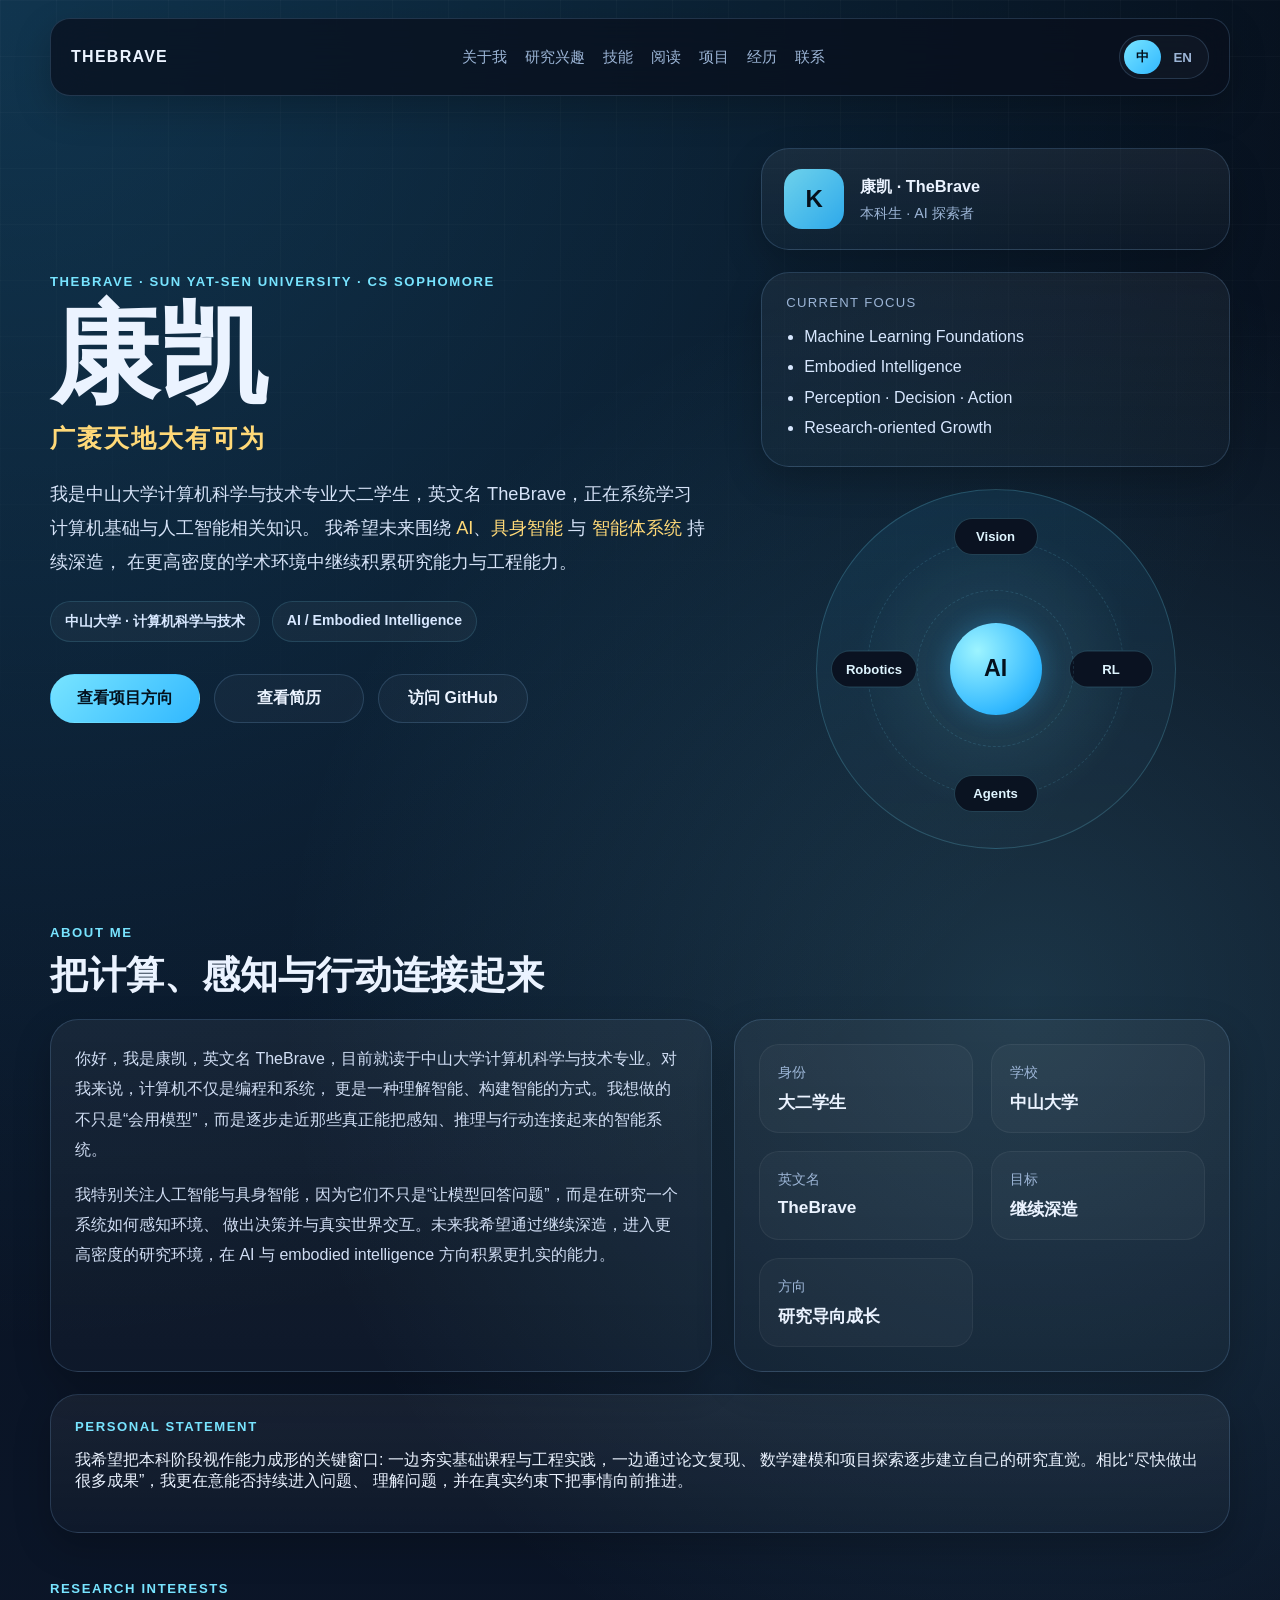
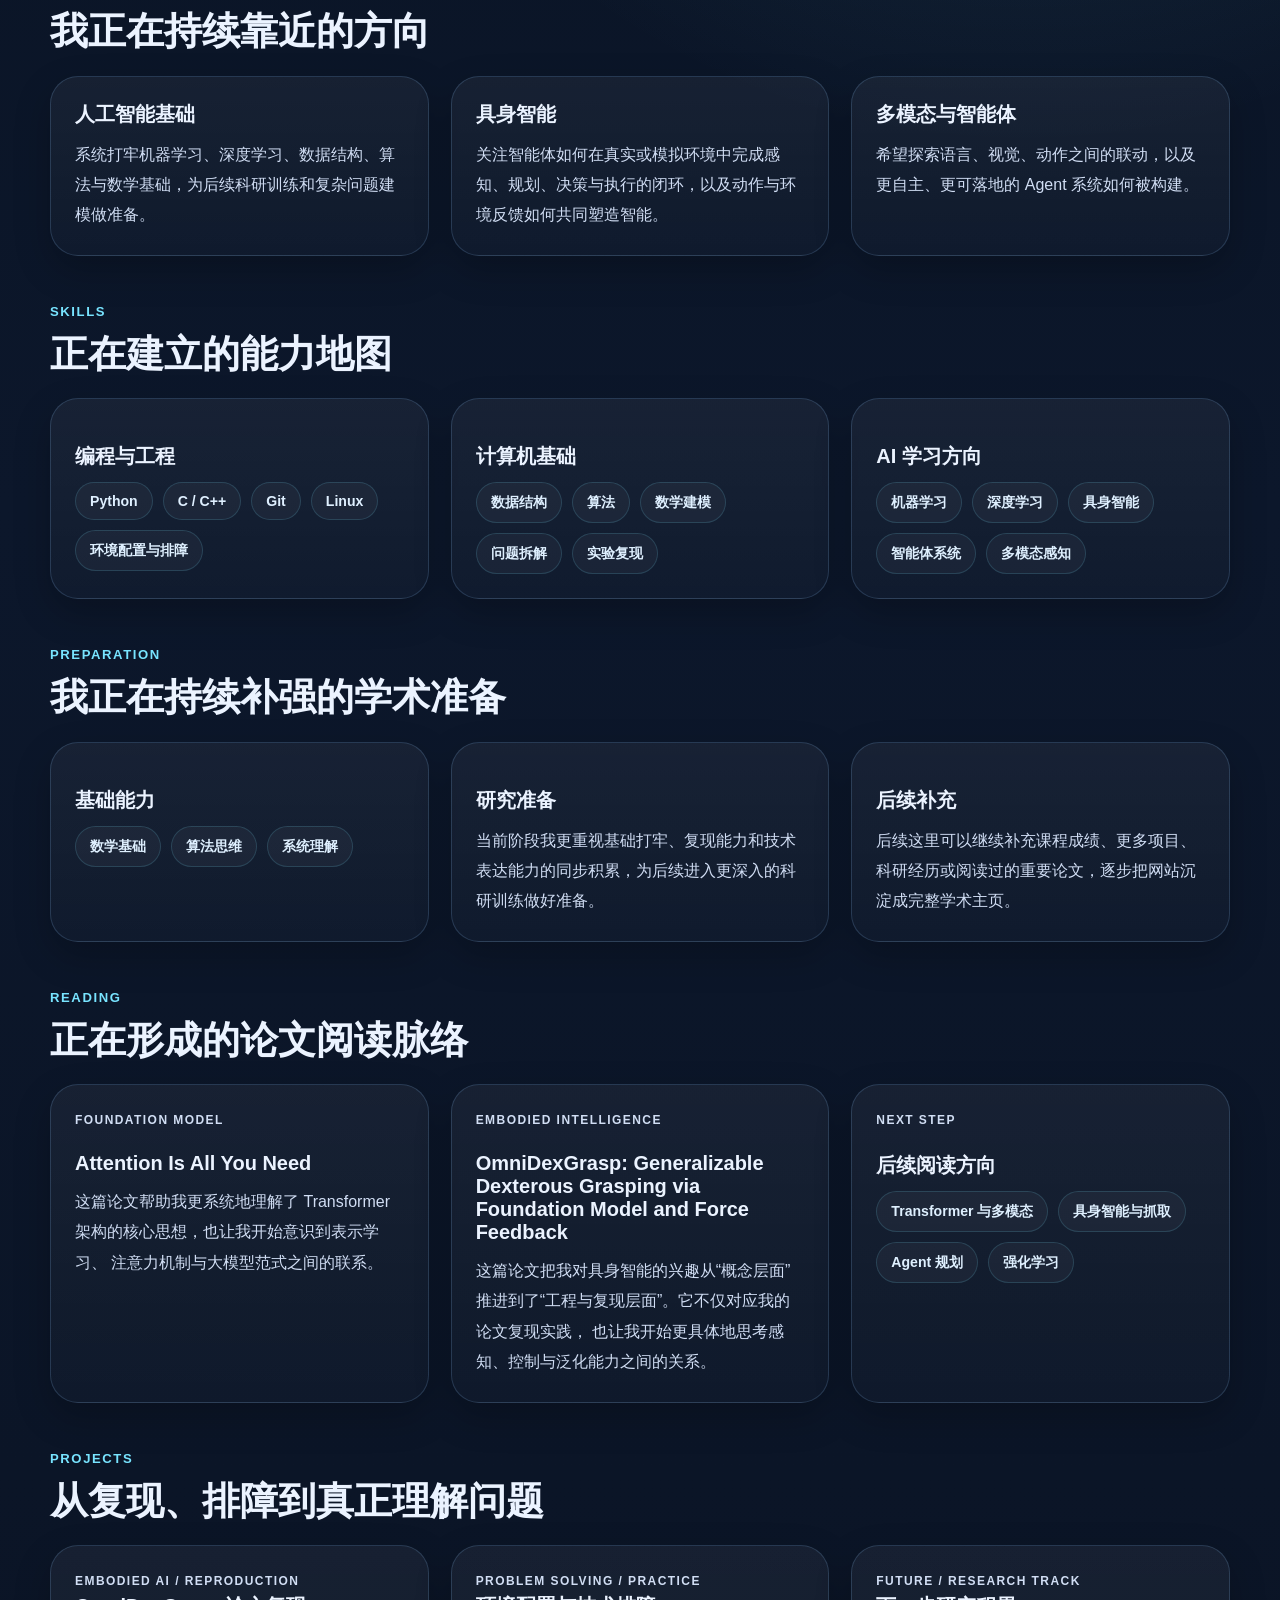
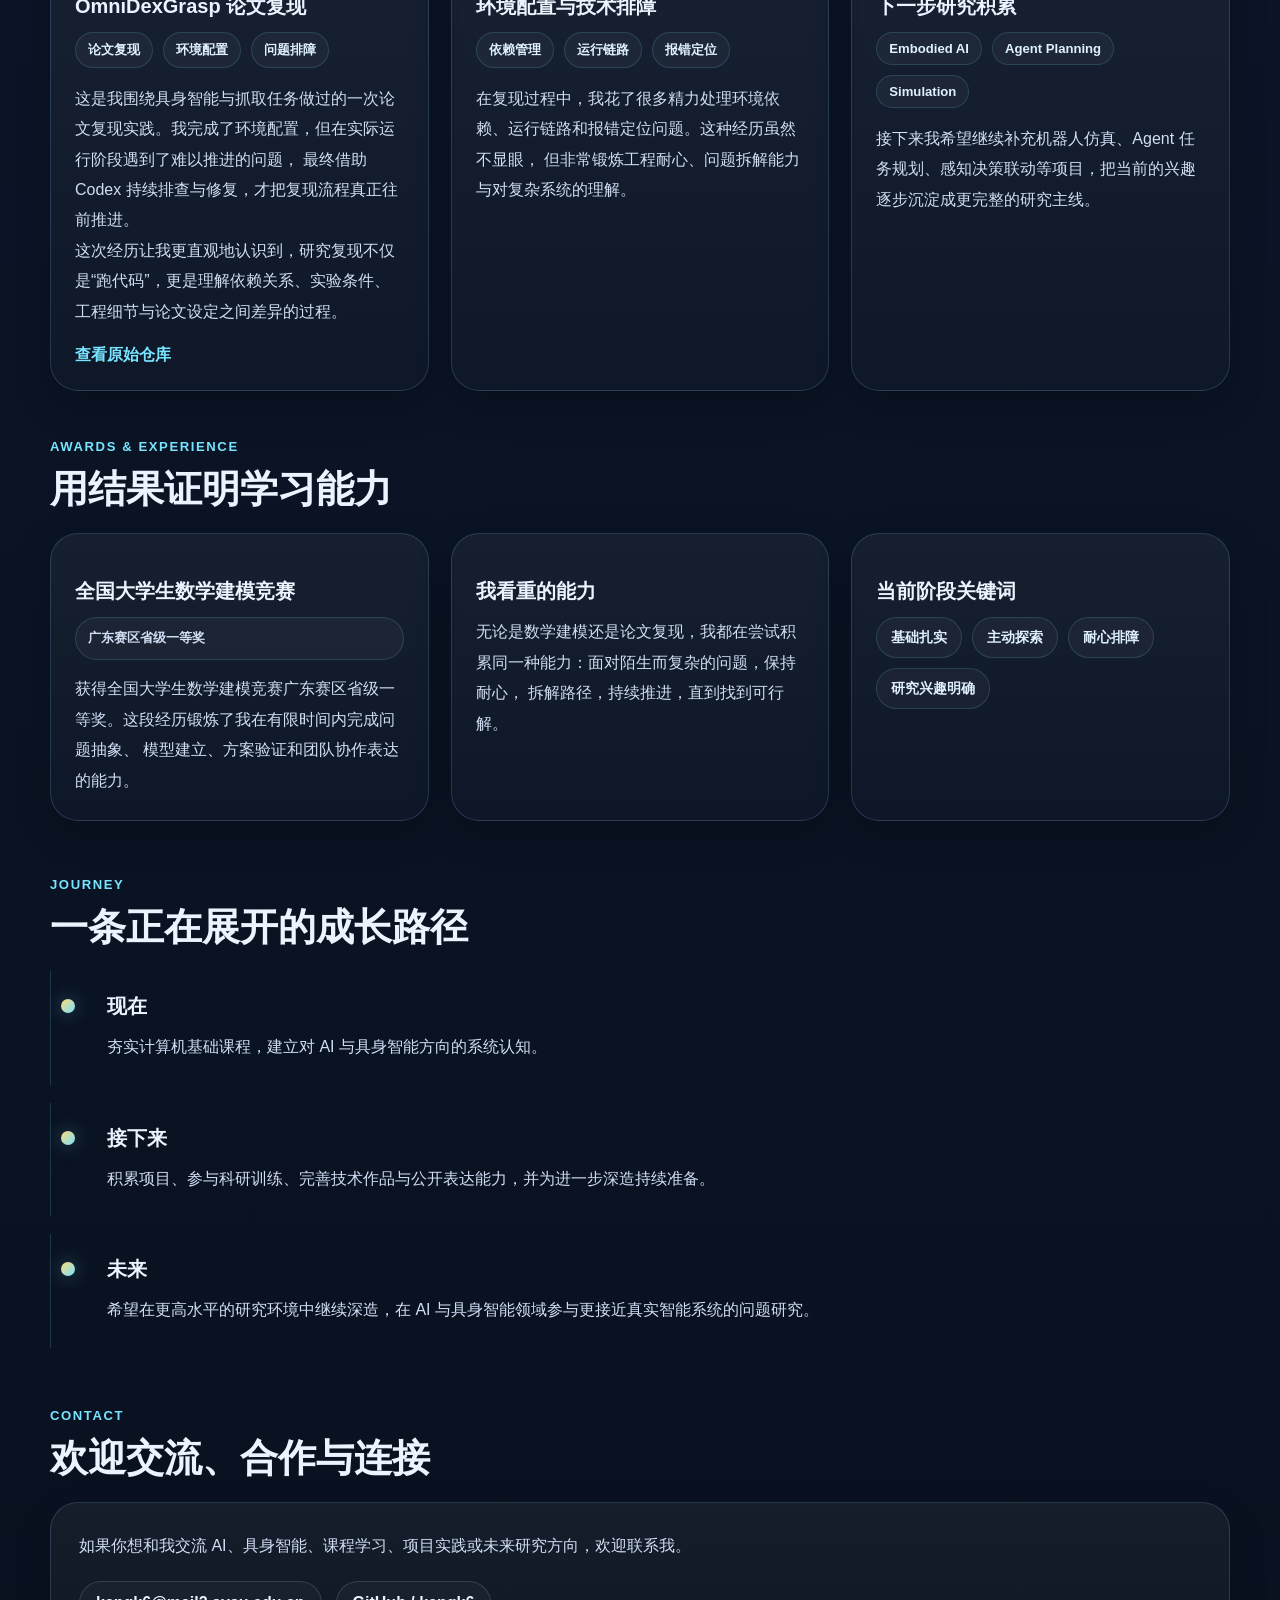
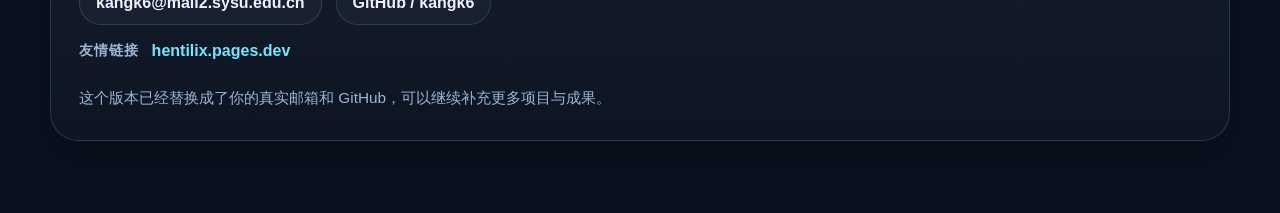
<file: index.html>
<!DOCTYPE html>
<html lang="zh-CN">
  <head>
    <meta charset="UTF-8" />
    <meta name="viewport" content="width=device-width, initial-scale=1.0" />
    <title>康凯 TheBrave | Personal Website</title>
    <meta
      name="description"
      content="Kang Kai (TheBrave), a Computer Science sophomore at Sun Yat-sen University, focused on AI, embodied intelligence, and intelligent systems."
    />
    <link rel="stylesheet" href="./styles.css" />
  </head>
  <body data-lang="zh">
    <div class="page-shell">
      <header class="site-header">
        <a class="brand" href="#top">TheBrave</a>
        <nav class="site-nav">
          <a href="#about"><span data-lang-zh>关于我</span><span data-lang-en>About</span></a>
          <a href="#focus"><span data-lang-zh>研究兴趣</span><span data-lang-en>Research</span></a>
          <a href="#skills"><span data-lang-zh>技能</span><span data-lang-en>Skills</span></a>
          <a href="#reading"><span data-lang-zh>阅读</span><span data-lang-en>Reading</span></a>
          <a href="#projects"><span data-lang-zh>项目</span><span data-lang-en>Projects</span></a>
          <a href="#awards"><span data-lang-zh>经历</span><span data-lang-en>Experience</span></a>
          <a href="#contact"><span data-lang-zh>联系</span><span data-lang-en>Contact</span></a>
        </nav>
        <div class="toolbar">
          <div class="lang-toggle" aria-label="Language switch">
            <button class="lang-button is-active" type="button" data-set-lang="zh">中</button>
            <button class="lang-button" type="button" data-set-lang="en">EN</button>
          </div>
        </div>
      </header>

      <main id="top">
        <section class="hero">
          <div class="hero-copy">
            <p class="eyebrow">TheBrave · Sun Yat-sen University · CS Sophomore</p>
            <h1>康凯</h1>
            <p class="hero-title-cn" data-lang-zh>广袤天地大有可为</p>
            <p class="hero-title-cn" data-lang-en>There is vast space ahead, and much worth doing.</p>
            <p class="hero-lead" data-lang-zh>
              我是中山大学计算机科学与技术专业大二学生，英文名 TheBrave，正在系统学习计算机基础与人工智能相关知识。
              我希望未来围绕 <span>AI</span>、<span>具身智能</span> 与 <span>智能体系统</span> 持续深造，
              在更高密度的学术环境中继续积累研究能力与工程能力。
            </p>
            <p class="hero-lead" data-lang-en>
              I am a sophomore majoring in Computer Science and Technology at Sun Yat-sen University, also known as TheBrave.
              I am building a solid foundation in computing and AI, and I hope to pursue deeper study in
              <span>AI</span>, <span>embodied intelligence</span>, and <span>agent systems</span> within a stronger research environment.
            </p>
            <div class="hero-meta">
              <span data-lang-zh>中山大学 · 计算机科学与技术</span>
              <span data-lang-en>Sun Yat-sen University · Computer Science</span>
              <span>AI / Embodied Intelligence</span>
            </div>
            <div class="hero-actions">
              <a class="button button-primary" href="#projects"><span data-lang-zh>查看项目方向</span><span data-lang-en>View Projects</span></a>
              <a class="button button-secondary" href="./resume.html" target="_blank" rel="noreferrer"><span data-lang-zh>查看简历</span><span data-lang-en>Open Resume</span></a>
              <a class="button button-secondary" href="https://github.com/kangk6" target="_blank" rel="noreferrer"><span data-lang-zh>访问 GitHub</span><span data-lang-en>Visit GitHub</span></a>
            </div>
          </div>
          <aside class="hero-panel">
            <div class="identity-card">
              <div class="identity-avatar">K</div>
              <div class="identity-copy">
                <p class="identity-name">康凯 · TheBrave</p>
                <p class="identity-role" data-lang-zh>本科生 · AI 探索者</p>
                <p class="identity-role" data-lang-en>Undergraduate Student · AI Explorer</p>
              </div>
            </div>
            <div class="signal-card">
              <p class="signal-label">Current Focus</p>
              <ul>
                <li>Machine Learning Foundations</li>
                <li>Embodied Intelligence</li>
                <li>Perception · Decision · Action</li>
                <li>Research-oriented Growth</li>
              </ul>
            </div>
            <div class="orbit">
              <span class="orbit-core">AI</span>
              <span class="orbit-node orbit-node-1">Vision</span>
              <span class="orbit-node orbit-node-2">RL</span>
              <span class="orbit-node orbit-node-3">Agents</span>
              <span class="orbit-node orbit-node-4">Robotics</span>
            </div>
          </aside>
        </section>

        <section class="section" id="about">
          <div class="section-heading">
            <p class="eyebrow">About Me</p>
            <h2 data-lang-zh>把计算、感知与行动连接起来</h2>
            <h2 data-lang-en>Connecting computation, perception, and action.</h2>
          </div>
          <div class="about-grid">
            <article class="card">
              <p data-lang-zh>
                你好，我是康凯，英文名 TheBrave，目前就读于中山大学计算机科学与技术专业。对我来说，计算机不仅是编程和系统，
                更是一种理解智能、构建智能的方式。我想做的不只是“会用模型”，而是逐步走近那些真正能把感知、推理与行动连接起来的智能系统。
              </p>
              <p data-lang-en>
                Hello, I am Kang Kai, also known as TheBrave, currently studying Computer Science and Technology at Sun Yat-sen University.
                To me, computing is not only about programming and systems, but also a way to understand and build intelligence.
                I want to move beyond simply using models and get closer to systems that truly connect perception, reasoning, and action.
              </p>
              <p data-lang-zh>
                我特别关注人工智能与具身智能，因为它们不只是“让模型回答问题”，而是在研究一个系统如何感知环境、
                做出决策并与真实世界交互。未来我希望通过继续深造，进入更高密度的研究环境，在 AI 与 embodied intelligence 方向积累更扎实的能力。
              </p>
              <p data-lang-en>
                I am especially interested in AI and embodied intelligence because they are not only about generating answers,
                but about how a system perceives the world, makes decisions, and interacts with real environments.
                In the future, I hope to continue my studies in a stronger research setting and build deeper capability in AI and embodied intelligence.
              </p>
            </article>
            <article class="card stats-card">
              <div>
                <span data-lang-zh>身份</span>
                <span data-lang-en>Status</span>
                <strong data-lang-zh>大二学生</strong>
                <strong data-lang-en>Sophomore</strong>
              </div>
              <div>
                <span data-lang-zh>学校</span>
                <span data-lang-en>University</span>
                <strong data-lang-zh>中山大学</strong>
                <strong data-lang-en>Sun Yat-sen University</strong>
              </div>
              <div>
                <span data-lang-zh>英文名</span>
                <span data-lang-en>English Name</span>
                <strong>TheBrave</strong>
              </div>
              <div>
                <span data-lang-zh>目标</span>
                <span data-lang-en>Goal</span>
                <strong data-lang-zh>继续深造</strong>
                <strong data-lang-en>Further Study</strong>
              </div>
              <div>
                <span data-lang-zh>方向</span>
                <span data-lang-en>Orientation</span>
                <strong data-lang-zh>研究导向成长</strong>
                <strong data-lang-en>Research-oriented Growth</strong>
              </div>
            </article>
          </div>
          <div class="statement-card">
            <p class="statement-label">Personal Statement</p>
            <p data-lang-zh>
              我希望把本科阶段视作能力成形的关键窗口: 一边夯实基础课程与工程实践，一边通过论文复现、
              数学建模和项目探索逐步建立自己的研究直觉。相比“尽快做出很多成果”，我更在意能否持续进入问题、
              理解问题，并在真实约束下把事情向前推进。
            </p>
            <p data-lang-en>
              I see my undergraduate years as a key stage for shaping my abilities:
              strengthening fundamentals and engineering practice while building research intuition through paper reproduction,
              mathematical modeling, and project exploration. Rather than chasing fast results, I care more about entering a problem,
              understanding it well, and pushing it forward under real constraints.
            </p>
          </div>
        </section>

        <section class="section" id="focus">
          <div class="section-heading">
            <p class="eyebrow">Research Interests</p>
            <h2 data-lang-zh>我正在持续靠近的方向</h2>
            <h2 data-lang-en>Directions I am steadily moving toward.</h2>
          </div>
          <div class="focus-grid">
            <article class="card focus-card">
              <h3 data-lang-zh>人工智能基础</h3>
              <h3 data-lang-en>AI Foundations</h3>
              <p data-lang-zh>系统打牢机器学习、深度学习、数据结构、算法与数学基础，为后续科研训练和复杂问题建模做准备。</p>
              <p data-lang-en>Building a strong base in machine learning, deep learning, algorithms, and mathematics for future research training and complex problem modeling.</p>
            </article>
            <article class="card focus-card">
              <h3 data-lang-zh>具身智能</h3>
              <h3 data-lang-en>Embodied Intelligence</h3>
              <p data-lang-zh>关注智能体如何在真实或模拟环境中完成感知、规划、决策与执行的闭环，以及动作与环境反馈如何共同塑造智能。</p>
              <p data-lang-en>Interested in how agents form a full loop of perception, planning, decision-making, and execution in real or simulated environments.</p>
            </article>
            <article class="card focus-card">
              <h3 data-lang-zh>多模态与智能体</h3>
              <h3 data-lang-en>Multimodality and Agents</h3>
              <p data-lang-zh>希望探索语言、视觉、动作之间的联动，以及更自主、更可落地的 Agent 系统如何被构建。</p>
              <p data-lang-en>Exploring the link between language, vision, and action, and how more autonomous and practical agent systems can be built.</p>
            </article>
          </div>
        </section>

        <section class="section" id="skills">
          <div class="section-heading">
            <p class="eyebrow">Skills</p>
            <h2 data-lang-zh>正在建立的能力地图</h2>
            <h2 data-lang-en>Capabilities I am building.</h2>
          </div>
          <div class="skills-grid">
            <article class="card skill-card">
              <h3 data-lang-zh>编程与工程</h3>
              <h3 data-lang-en>Programming and Engineering</h3>
              <ul class="tag-list">
                <li>Python</li>
                <li>C / C++</li>
                <li>Git</li>
                <li>Linux</li>
                <li data-lang-zh>环境配置与排障</li>
                <li data-lang-en>Environment Setup & Debugging</li>
              </ul>
            </article>
            <article class="card skill-card">
              <h3 data-lang-zh>计算机基础</h3>
              <h3 data-lang-en>Computer Science Fundamentals</h3>
              <ul class="tag-list">
                <li data-lang-zh>数据结构</li>
                <li data-lang-en>Data Structures</li>
                <li data-lang-zh>算法</li>
                <li data-lang-en>Algorithms</li>
                <li data-lang-zh>数学建模</li>
                <li data-lang-en>Mathematical Modeling</li>
                <li data-lang-zh>问题拆解</li>
                <li data-lang-en>Problem Decomposition</li>
                <li data-lang-zh>实验复现</li>
                <li data-lang-en>Experiment Reproduction</li>
              </ul>
            </article>
            <article class="card skill-card">
              <h3 data-lang-zh>AI 学习方向</h3>
              <h3 data-lang-en>AI Learning Directions</h3>
              <ul class="tag-list">
                <li data-lang-zh>机器学习</li>
                <li data-lang-en>Machine Learning</li>
                <li data-lang-zh>深度学习</li>
                <li data-lang-en>Deep Learning</li>
                <li data-lang-zh>具身智能</li>
                <li data-lang-en>Embodied Intelligence</li>
                <li data-lang-zh>智能体系统</li>
                <li data-lang-en>Agent Systems</li>
                <li data-lang-zh>多模态感知</li>
                <li data-lang-en>Multimodal Perception</li>
              </ul>
            </article>
          </div>
        </section>

        <section class="section" id="coursework">
          <div class="section-heading">
            <p class="eyebrow">Preparation</p>
            <h2 data-lang-zh>我正在持续补强的学术准备</h2>
            <h2 data-lang-en>Academic preparation I am strengthening.</h2>
          </div>
          <div class="coursework-grid">
            <article class="card">
              <h3 data-lang-zh>基础能力</h3>
              <h3 data-lang-en>Core Foundations</h3>
              <ul class="tag-list">
                <li data-lang-zh>数学基础</li>
                <li data-lang-en>Mathematics</li>
                <li data-lang-zh>算法思维</li>
                <li data-lang-en>Algorithmic Thinking</li>
                <li data-lang-zh>系统理解</li>
                <li data-lang-en>System Understanding</li>
              </ul>
            </article>
            <article class="card">
              <h3 data-lang-zh>研究准备</h3>
              <h3 data-lang-en>Research Preparation</h3>
              <p data-lang-zh>
                当前阶段我更重视基础打牢、复现能力和技术表达能力的同步积累，为后续进入更深入的科研训练做好准备。
              </p>
              <p data-lang-en>
                At this stage, I care most about strengthening fundamentals, reproduction ability, and technical communication in parallel,
                so that I will be better prepared for deeper research training.
              </p>
            </article>
            <article class="card">
              <h3 data-lang-zh>后续补充</h3>
              <h3 data-lang-en>Next Additions</h3>
              <p data-lang-zh>
                后续这里可以继续补充课程成绩、更多项目、科研经历或阅读过的重要论文，逐步把网站沉淀成完整学术主页。
              </p>
              <p data-lang-en>
                This section can later be expanded with coursework records, more projects, research experience, or important papers I have studied.
              </p>
            </article>
          </div>
        </section>

        <section class="section" id="reading">
          <div class="section-heading">
            <p class="eyebrow">Reading</p>
            <h2 data-lang-zh>正在形成的论文阅读脉络</h2>
            <h2 data-lang-en>Papers shaping my current interests.</h2>
          </div>
          <div class="reading-grid">
            <article class="card reading-card">
              <p class="project-tag">Foundation Model</p>
              <h3>Attention Is All You Need</h3>
              <p data-lang-zh>
                这篇论文帮助我更系统地理解了 Transformer 架构的核心思想，也让我开始意识到表示学习、
                注意力机制与大模型范式之间的联系。
              </p>
              <p data-lang-en>
                This paper helped me build a clearer understanding of the Transformer architecture and the connection
                between representation learning, attention mechanisms, and modern foundation models.
              </p>
            </article>
            <article class="card reading-card">
              <p class="project-tag">Embodied Intelligence</p>
              <h3>OmniDexGrasp: Generalizable Dexterous Grasping via Foundation Model and Force Feedback</h3>
              <p data-lang-zh>
                这篇论文把我对具身智能的兴趣从“概念层面”推进到了“工程与复现层面”。它不仅对应我的论文复现实践，
                也让我开始更具体地思考感知、控制与泛化能力之间的关系。
              </p>
              <p data-lang-en>
                This paper pushed my interest in embodied intelligence from a conceptual level to an engineering and reproduction level.
                It also made me think more concretely about perception, control, and generalization in real systems.
              </p>
            </article>
            <article class="card reading-card">
              <p class="project-tag">Next Step</p>
              <h3 data-lang-zh>后续阅读方向</h3>
              <h3 data-lang-en>Next Reading Directions</h3>
              <ul class="tag-list">
                <li data-lang-zh>Transformer 与多模态</li>
                <li data-lang-en>Transformers and Multimodality</li>
                <li data-lang-zh>具身智能与抓取</li>
                <li data-lang-en>Embodied Grasping</li>
                <li data-lang-zh>Agent 规划</li>
                <li data-lang-en>Agent Planning</li>
                <li data-lang-zh>强化学习</li>
                <li data-lang-en>Reinforcement Learning</li>
              </ul>
            </article>
          </div>
        </section>

        <section class="section" id="projects">
          <div class="section-heading">
            <p class="eyebrow">Projects</p>
            <h2 data-lang-zh>从复现、排障到真正理解问题</h2>
            <h2 data-lang-en>From reproduction and debugging to real understanding.</h2>
          </div>
          <div class="project-grid">
            <article class="project-card">
              <p class="project-tag">Embodied AI / Reproduction</p>
              <h3 data-lang-zh>OmniDexGrasp 论文复现</h3>
              <h3 data-lang-en>OmniDexGrasp Paper Reproduction</h3>
              <div class="project-meta">
                <span data-lang-zh>论文复现</span>
                <span data-lang-en>Paper Reproduction</span>
                <span data-lang-zh>环境配置</span>
                <span data-lang-en>Environment Setup</span>
                <span data-lang-zh>问题排障</span>
                <span data-lang-en>Debugging</span>
              </div>
              <p data-lang-zh>
                这是我围绕具身智能与抓取任务做过的一次论文复现实践。我完成了环境配置，但在实际运行阶段遇到了难以推进的问题，
                最终借助 Codex 持续排查与修复，才把复现流程真正往前推进。
              </p>
              <p data-lang-en>
                This was a paper reproduction practice around embodied intelligence and grasping tasks.
                I completed the environment setup, but ran into stubborn runtime issues and pushed the workflow forward through repeated debugging with Codex.
              </p>
              <p data-lang-zh>
                这次经历让我更直观地认识到，研究复现不仅是“跑代码”，更是理解依赖关系、实验条件、工程细节与论文设定之间差异的过程。
              </p>
              <p data-lang-en>
                This experience made me realize that research reproduction is not just about running code,
                but about understanding dependencies, experimental conditions, engineering details, and the gap between paper settings and real execution.
              </p>
              <a class="inline-link" href="https://github.com/ZhexiLuo/omni-dex-grasp/" target="_blank" rel="noreferrer"><span data-lang-zh>查看原始仓库</span><span data-lang-en>View Original Repository</span></a>
            </article>
            <article class="project-card">
              <p class="project-tag">Problem Solving / Practice</p>
              <h3 data-lang-zh>环境配置与技术排障</h3>
              <h3 data-lang-en>Environment Setup and Technical Troubleshooting</h3>
              <div class="project-meta">
                <span data-lang-zh>依赖管理</span>
                <span data-lang-en>Dependency Management</span>
                <span data-lang-zh>运行链路</span>
                <span data-lang-en>Execution Pipeline</span>
                <span data-lang-zh>报错定位</span>
                <span data-lang-en>Error Localization</span>
              </div>
              <p data-lang-zh>
                在复现过程中，我花了很多精力处理环境依赖、运行链路和报错定位问题。这种经历虽然不显眼，
                但非常锻炼工程耐心、问题拆解能力与对复杂系统的理解。
              </p>
              <p data-lang-en>
                During the reproduction process, I spent substantial time resolving dependency issues, tracing execution flow,
                and locating runtime errors. Though less visible than model results, this work trained my patience and systems thinking.
              </p>
            </article>
            <article class="project-card">
              <p class="project-tag">Future / Research Track</p>
              <h3 data-lang-zh>下一步研究积累</h3>
              <h3 data-lang-en>Next Research-Oriented Steps</h3>
              <div class="project-meta">
                <span>Embodied AI</span>
                <span>Agent Planning</span>
                <span>Simulation</span>
              </div>
              <p data-lang-zh>
                接下来我希望继续补充机器人仿真、Agent 任务规划、感知决策联动等项目，把当前的兴趣逐步沉淀成更完整的研究主线。
              </p>
              <p data-lang-en>
                Going forward, I hope to add work in robot simulation, agent planning, and perception-decision coupling,
                turning current interests into a clearer long-term research track.
              </p>
            </article>
          </div>
        </section>

        <section class="section" id="awards">
          <div class="section-heading">
            <p class="eyebrow">Awards & Experience</p>
            <h2 data-lang-zh>用结果证明学习能力</h2>
            <h2 data-lang-en>Learning ability shown through results.</h2>
          </div>
          <div class="awards-grid">
            <article class="card award-card">
              <h3 data-lang-zh>全国大学生数学建模竞赛</h3>
              <h3 data-lang-en>National Undergraduate Mathematical Contest in Modeling</h3>
              <p class="award-badge" data-lang-zh>广东赛区省级一等奖</p>
              <p class="award-badge" data-lang-en>Provincial First Prize, Guangdong Division</p>
              <p data-lang-zh>
                获得全国大学生数学建模竞赛广东赛区省级一等奖。这段经历锻炼了我在有限时间内完成问题抽象、
                模型建立、方案验证和团队协作表达的能力。
              </p>
              <p data-lang-en>
                I received the Provincial First Prize in the Guangdong Division.
                This experience strengthened my ability to abstract problems, build models, verify solutions, and collaborate under time pressure.
              </p>
            </article>
            <article class="card award-card">
              <h3 data-lang-zh>我看重的能力</h3>
              <h3 data-lang-en>Capabilities I Value</h3>
              <p data-lang-zh>
                无论是数学建模还是论文复现，我都在尝试积累同一种能力：面对陌生而复杂的问题，保持耐心，
                拆解路径，持续推进，直到找到可行解。
              </p>
              <p data-lang-en>
                Whether in mathematical modeling or paper reproduction, I am training the same ability:
                staying patient with unfamiliar and complex problems, decomposing them, and steadily moving toward workable solutions.
              </p>
            </article>
            <article class="card award-card">
              <h3 data-lang-zh>当前阶段关键词</h3>
              <h3 data-lang-en>Current Keywords</h3>
              <ul class="tag-list">
                <li data-lang-zh>基础扎实</li>
                <li data-lang-en>Solid Foundations</li>
                <li data-lang-zh>主动探索</li>
                <li data-lang-en>Active Exploration</li>
                <li data-lang-zh>耐心排障</li>
                <li data-lang-en>Patient Debugging</li>
                <li data-lang-zh>研究兴趣明确</li>
                <li data-lang-en>Clear Research Interest</li>
              </ul>
            </article>
          </div>
        </section>

        <section class="section timeline-section">
          <div class="section-heading">
            <p class="eyebrow">Journey</p>
            <h2 data-lang-zh>一条正在展开的成长路径</h2>
            <h2 data-lang-en>An academic path still unfolding.</h2>
          </div>
          <div class="timeline">
            <article class="timeline-item">
              <span class="timeline-dot"></span>
              <div>
                <h3 data-lang-zh>现在</h3>
                <h3 data-lang-en>Now</h3>
                <p data-lang-zh>夯实计算机基础课程，建立对 AI 与具身智能方向的系统认知。</p>
                <p data-lang-en>Strengthening core computer science coursework and forming a systematic understanding of AI and embodied intelligence.</p>
              </div>
            </article>
            <article class="timeline-item">
              <span class="timeline-dot"></span>
              <div>
                <h3 data-lang-zh>接下来</h3>
                <h3 data-lang-en>Next</h3>
                <p data-lang-zh>积累项目、参与科研训练、完善技术作品与公开表达能力，并为进一步深造持续准备。</p>
                <p data-lang-en>Building more projects, joining research training, and improving technical communication while preparing for further study.</p>
              </div>
            </article>
            <article class="timeline-item">
              <span class="timeline-dot"></span>
              <div>
                <h3 data-lang-zh>未来</h3>
                <h3 data-lang-en>Future</h3>
                <p data-lang-zh>希望在更高水平的研究环境中继续深造，在 AI 与具身智能领域参与更接近真实智能系统的问题研究。</p>
                <p data-lang-en>Hoping to continue in a stronger research environment and work on questions in AI and embodied intelligence that are closer to real intelligent systems.</p>
              </div>
            </article>
          </div>
        </section>

        <section class="section contact-section" id="contact">
          <div class="section-heading">
            <p class="eyebrow">Contact</p>
            <h2 data-lang-zh>欢迎交流、合作与连接</h2>
            <h2 data-lang-en>Open to connection, conversation, and collaboration.</h2>
          </div>
          <div class="contact-card">
            <p data-lang-zh>
              如果你想和我交流 AI、具身智能、课程学习、项目实践或未来研究方向，欢迎联系我。
            </p>
            <p data-lang-en>
              If you would like to discuss AI, embodied intelligence, coursework, project practice, or future research directions, feel free to reach out.
            </p>
            <div class="contact-links">
              <a href="mailto:kangk6@mail2.sysu.edu.cn">kangk6@mail2.sysu.edu.cn</a>
              <a href="https://github.com/kangk6" target="_blank" rel="noreferrer">GitHub / kangk6</a>
            </div>
            <div class="friend-links">
              <p class="friend-links-label">
                <span data-lang-zh>友情链接</span>
                <span data-lang-en>Friends</span>
              </p>
              <a href="https://hentilix.pages.dev/" target="_blank" rel="noreferrer">hentilix.pages.dev</a>
            </div>
            <p class="contact-note" data-lang-zh>这个版本已经替换成了你的真实邮箱和 GitHub，可以继续补充更多项目与成果。</p>
            <p class="contact-note" data-lang-en>This version already uses your real email and GitHub link, and can be expanded with more projects and achievements over time.</p>
          </div>
        </section>
      </main>
    </div>

    <script src="./script.js"></script>
  </body>
</html>
</file>
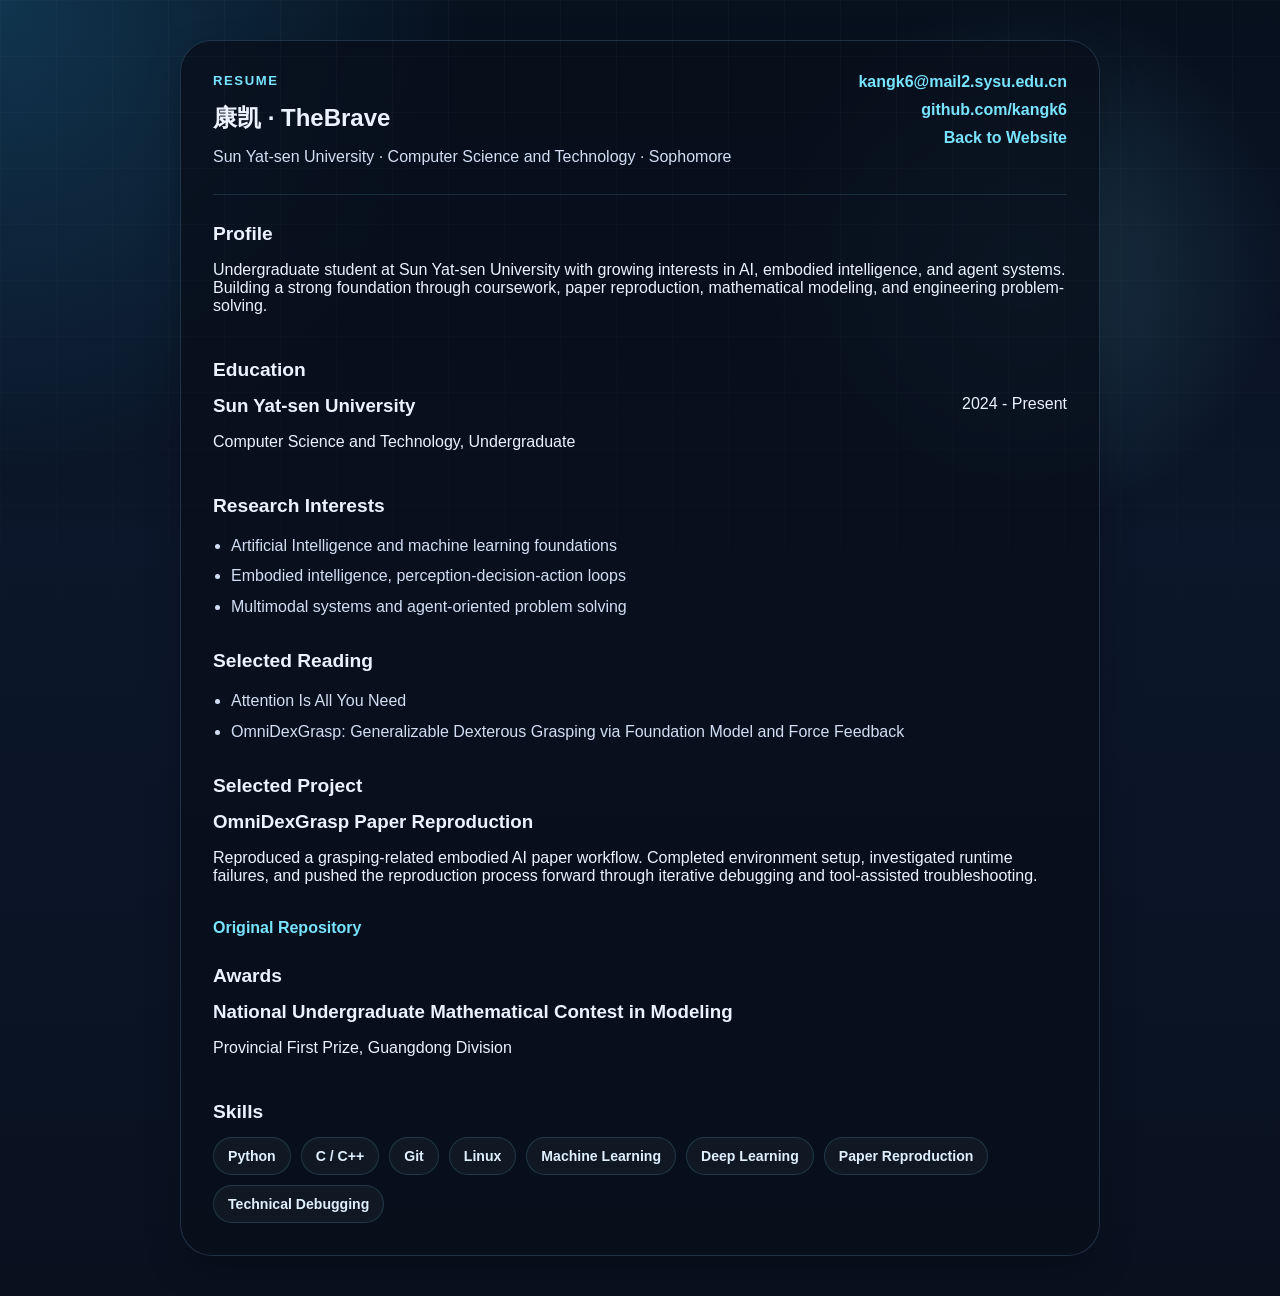
<file: resume.html>
<!DOCTYPE html>
<html lang="zh-CN">
  <head>
    <meta charset="UTF-8" />
    <meta name="viewport" content="width=device-width, initial-scale=1.0" />
    <title>康凯 TheBrave | Resume</title>
    <link rel="stylesheet" href="./styles.css" />
  </head>
  <body class="resume-body">
    <main class="resume-shell">
      <section class="resume-header">
        <div>
          <p class="eyebrow">Resume</p>
          <h1>康凯 · TheBrave</h1>
          <p class="resume-subtitle">Sun Yat-sen University · Computer Science and Technology · Sophomore</p>
        </div>
        <div class="resume-links">
          <a href="mailto:kangk6@mail2.sysu.edu.cn">kangk6@mail2.sysu.edu.cn</a>
          <a href="https://github.com/kangk6" target="_blank" rel="noreferrer">github.com/kangk6</a>
          <a href="./index.html">Back to Website</a>
        </div>
      </section>

      <section class="resume-section">
        <h2>Profile</h2>
        <p>
          Undergraduate student at Sun Yat-sen University with growing interests in AI, embodied intelligence,
          and agent systems. Building a strong foundation through coursework, paper reproduction, mathematical modeling,
          and engineering problem-solving.
        </p>
      </section>

      <section class="resume-section">
        <h2>Education</h2>
        <div class="resume-item">
          <div>
            <h3>Sun Yat-sen University</h3>
            <p>Computer Science and Technology, Undergraduate</p>
          </div>
          <span>2024 - Present</span>
        </div>
      </section>

      <section class="resume-section">
        <h2>Research Interests</h2>
        <ul class="resume-list">
          <li>Artificial Intelligence and machine learning foundations</li>
          <li>Embodied intelligence, perception-decision-action loops</li>
          <li>Multimodal systems and agent-oriented problem solving</li>
        </ul>
      </section>

      <section class="resume-section">
        <h2>Selected Reading</h2>
        <ul class="resume-list">
          <li>Attention Is All You Need</li>
          <li>OmniDexGrasp: Generalizable Dexterous Grasping via Foundation Model and Force Feedback</li>
        </ul>
      </section>

      <section class="resume-section">
        <h2>Selected Project</h2>
        <div class="resume-item stack">
          <div>
            <h3>OmniDexGrasp Paper Reproduction</h3>
            <p>
              Reproduced a grasping-related embodied AI paper workflow. Completed environment setup, investigated runtime failures,
              and pushed the reproduction process forward through iterative debugging and tool-assisted troubleshooting.
            </p>
            <a class="inline-link" href="https://github.com/ZhexiLuo/omni-dex-grasp/" target="_blank" rel="noreferrer">Original Repository</a>
          </div>
        </div>
      </section>

      <section class="resume-section">
        <h2>Awards</h2>
        <div class="resume-item">
          <div>
            <h3>National Undergraduate Mathematical Contest in Modeling</h3>
            <p>Provincial First Prize, Guangdong Division</p>
          </div>
        </div>
      </section>

      <section class="resume-section">
        <h2>Skills</h2>
        <ul class="tag-list">
          <li>Python</li>
          <li>C / C++</li>
          <li>Git</li>
          <li>Linux</li>
          <li>Machine Learning</li>
          <li>Deep Learning</li>
          <li>Paper Reproduction</li>
          <li>Technical Debugging</li>
        </ul>
      </section>
    </main>
  </body>
</html>
</file>
<file: styles.css>
:root {
  --bg: #09111f;
  --bg-soft: rgba(15, 28, 49, 0.72);
  --panel: rgba(14, 24, 42, 0.88);
  --panel-strong: rgba(11, 19, 33, 0.98);
  --line: rgba(144, 198, 255, 0.18);
  --text: #ebf3ff;
  --muted: #9cb5d6;
  --accent: #78e4ff;
  --accent-strong: #31b8ff;
  --warm: #ffd978;
  --shadow: 0 14px 36px rgba(0, 0, 0, 0.22);
  --font-sans: "Segoe UI", "PingFang SC", "Hiragino Sans GB", "Microsoft YaHei", "Noto Sans CJK SC", sans-serif;
  --font-display: "Aptos", "Segoe UI", "PingFang SC", "Microsoft YaHei", sans-serif;
}

* {
  box-sizing: border-box;
}

html {
  scroll-behavior: smooth;
}

body {
  margin: 0;
  font-family: var(--font-sans);
  color: var(--text);
  background:
    radial-gradient(circle at top left, rgba(49, 184, 255, 0.22), transparent 26%),
    radial-gradient(circle at 80% 20%, rgba(120, 228, 255, 0.16), transparent 18%),
    linear-gradient(180deg, #07101d 0%, #0c172b 42%, #09111f 100%);
  min-height: 100vh;
}

body::before {
  content: "";
  position: fixed;
  inset: 0;
  background-image:
    linear-gradient(rgba(255, 255, 255, 0.03) 1px, transparent 1px),
    linear-gradient(90deg, rgba(255, 255, 255, 0.03) 1px, transparent 1px);
  background-size: 56px 56px;
  mask-image: linear-gradient(180deg, rgba(0, 0, 0, 0.8), transparent);
  pointer-events: none;
}

a {
  color: inherit;
  text-decoration: none;
}

.page-shell {
  width: min(1180px, calc(100% - 40px));
  margin: 0 auto;
  padding-bottom: 72px;
}

.site-header {
  position: sticky;
  top: 18px;
  z-index: 10;
  display: flex;
  align-items: center;
  justify-content: space-between;
  margin-top: 18px;
  padding: 16px 20px;
  border: 1px solid var(--line);
  border-radius: 20px;
  background: rgba(8, 15, 28, 0.75);
  backdrop-filter: blur(18px);
  box-shadow: var(--shadow);
}

[data-lang-en] {
  display: none;
}

body[data-lang="en"] [data-lang-zh] {
  display: none !important;
}

body[data-lang="en"] [data-lang-en] {
  display: block;
}

body[data-lang="en"] span[data-lang-en],
body[data-lang="en"] strong[data-lang-en] {
  display: inline;
}

body[data-lang="zh"] [data-lang-en] {
  display: none !important;
}

.brand,
.site-nav a,
.button,
.project-tag,
.signal-label,
.eyebrow {
  font-family: var(--font-display);
}

.brand {
  font-size: 1rem;
  font-weight: 800;
  letter-spacing: 0.08em;
  text-transform: uppercase;
}

.site-nav {
  display: flex;
  gap: 18px;
  color: var(--muted);
  font-size: 0.95rem;
}

.toolbar {
  display: flex;
  align-items: center;
  gap: 12px;
}

.lang-toggle {
  display: inline-flex;
  padding: 4px;
  border: 1px solid var(--line);
  border-radius: 999px;
  background: rgba(255, 255, 255, 0.03);
}

.lang-button {
  border: 0;
  background: transparent;
  color: var(--muted);
  padding: 8px 12px;
  border-radius: 999px;
  font-family: var(--font-display);
  font-weight: 800;
  cursor: pointer;
}

.lang-button.is-active {
  background: linear-gradient(135deg, var(--accent), var(--accent-strong));
  color: #03111d;
}

.site-nav a:hover,
.contact-links a:hover {
  color: var(--accent);
}

.hero {
  display: grid;
  grid-template-columns: minmax(0, 1.3fr) minmax(320px, 0.9fr);
  gap: 34px;
  align-items: center;
  min-height: calc(100vh - 120px);
  padding: 52px 0 28px;
}

.eyebrow {
  margin: 0 0 14px;
  color: var(--accent);
  font-size: 0.82rem;
  font-weight: 700;
  letter-spacing: 0.12em;
  text-transform: uppercase;
}

.hero h1,
.section-heading h2,
.timeline-item h3,
.project-card h3,
.focus-card h3 {
  margin: 0;
  font-family: var(--font-display);
}

.hero h1 {
  font-size: clamp(3.4rem, 9vw, 6.8rem);
  line-height: 0.95;
}

.hero-title-cn {
  margin: 16px 0 0;
  color: var(--warm);
  font-family: var(--font-display);
  font-size: clamp(1.1rem, 2vw, 1.55rem);
  font-weight: 800;
  letter-spacing: 0.08em;
}

.hero-lead {
  max-width: 660px;
  margin: 22px 0 0;
  color: #d6e3f8;
  font-size: 1.14rem;
  line-height: 1.85;
}

.hero-lead span {
  color: var(--warm);
}

.hero-meta {
  display: flex;
  flex-wrap: wrap;
  gap: 12px;
  margin-top: 22px;
}

.hero-meta span {
  padding: 10px 14px;
  border: 1px solid rgba(120, 228, 255, 0.14);
  border-radius: 999px;
  background: rgba(255, 255, 255, 0.04);
  color: #d8e8ff;
  font-family: var(--font-display);
  font-size: 0.88rem;
  font-weight: 700;
}

.hero-actions {
  display: flex;
  flex-wrap: wrap;
  gap: 14px;
  margin-top: 32px;
}

.button {
  display: inline-flex;
  align-items: center;
  justify-content: center;
  min-width: 150px;
  padding: 13px 18px;
  border-radius: 999px;
  border: 1px solid transparent;
  font-weight: 700;
  transition: transform 180ms ease, border-color 180ms ease, background 180ms ease;
}

.button:hover {
  transform: translateY(-2px);
}

.button-primary {
  background: linear-gradient(135deg, var(--accent), var(--accent-strong));
  color: #03111d;
}

.button-secondary {
  border-color: var(--line);
  background: rgba(255, 255, 255, 0.03);
}

.hero-panel {
  display: grid;
  gap: 22px;
  justify-items: center;
}

.identity-card,
.statement-card {
  width: 100%;
  border: 1px solid var(--line);
  border-radius: 28px;
  background: linear-gradient(180deg, rgba(255, 255, 255, 0.06), rgba(255, 255, 255, 0.02));
  box-shadow: var(--shadow);
}

.identity-card {
  display: flex;
  align-items: center;
  gap: 16px;
  padding: 20px 22px;
}

.identity-avatar {
  display: grid;
  place-items: center;
  width: 60px;
  height: 60px;
  border-radius: 18px;
  background: linear-gradient(135deg, rgba(120, 228, 255, 0.9), rgba(49, 184, 255, 0.9));
  color: #06101b;
  font-family: var(--font-display);
  font-size: 1.5rem;
  font-weight: 800;
}

.identity-name,
.identity-role,
.statement-label,
.award-badge {
  font-family: var(--font-display);
}

.identity-name {
  margin: 0;
  font-size: 1.02rem;
  font-weight: 800;
}

.identity-role {
  margin: 6px 0 0;
  color: var(--muted);
  font-size: 0.9rem;
}

.signal-card,
.card,
.project-card,
.contact-card {
  border: 1px solid var(--line);
  border-radius: 28px;
  background: linear-gradient(180deg, rgba(255, 255, 255, 0.05), rgba(255, 255, 255, 0.02));
  box-shadow: var(--shadow);
}

.signal-card {
  width: 100%;
  padding: 22px 24px;
}

.signal-label {
  margin: 0 0 12px;
  color: var(--muted);
  font-size: 0.82rem;
  text-transform: uppercase;
  letter-spacing: 0.1em;
}

.signal-card ul {
  margin: 0;
  padding-left: 18px;
  color: #d8e8ff;
  line-height: 1.9;
}

.orbit {
  position: relative;
  width: min(100%, 360px);
  aspect-ratio: 1;
  border: 1px solid rgba(120, 228, 255, 0.2);
  border-radius: 50%;
  background:
    radial-gradient(circle, rgba(120, 228, 255, 0.12), transparent 56%),
    linear-gradient(180deg, rgba(49, 184, 255, 0.09), rgba(255, 255, 255, 0.01));
}

.orbit::before,
.orbit::after {
  content: "";
  position: absolute;
  inset: 14%;
  border-radius: 50%;
  border: 1px dashed rgba(120, 228, 255, 0.14);
}

.orbit::after {
  inset: 28%;
}

.orbit-core,
.orbit-node {
  position: absolute;
  display: grid;
  place-items: center;
  border-radius: 999px;
}

.orbit-core {
  inset: 50%;
  width: 92px;
  height: 92px;
  transform: translate(-50%, -50%);
  background: radial-gradient(circle at 30% 30%, #9df4ff, #31b8ff 70%, #1595d7);
  color: #04111d;
  font-family: var(--font-display);
  font-size: 1.45rem;
  font-weight: 800;
  box-shadow: 0 0 24px rgba(49, 184, 255, 0.28);
}

.orbit-node {
  min-width: 84px;
  padding: 10px 14px;
  border: 1px solid rgba(120, 228, 255, 0.22);
  background: var(--panel-strong);
  color: #dff5ff;
  font-family: var(--font-display);
  font-size: 0.82rem;
  font-weight: 700;
}

.orbit-node-1 { top: 8%; left: 50%; transform: translateX(-50%); }
.orbit-node-2 { right: 6%; top: 50%; transform: translateY(-50%); }
.orbit-node-3 { bottom: 10%; left: 50%; transform: translateX(-50%); }
.orbit-node-4 { left: 4%; top: 50%; transform: translateY(-50%); }

.section {
  padding: 48px 0 0;
}

.section-heading {
  margin-bottom: 24px;
}

.section-heading h2 {
  font-size: clamp(1.9rem, 3vw, 3rem);
  line-height: 1.08;
}

.about-grid,
.focus-grid,
.project-grid,
.skills-grid,
.awards-grid,
.coursework-grid,
.reading-grid {
  display: grid;
  gap: 22px;
}

.about-grid {
  grid-template-columns: 1.2fr 0.9fr;
}

.focus-grid,
.project-grid,
.skills-grid,
.awards-grid,
.coursework-grid,
.reading-grid {
  grid-template-columns: repeat(3, minmax(0, 1fr));
}

.card,
.project-card {
  padding: 24px;
}

.card p,
.project-card p,
.timeline-item p,
.contact-card p {
  margin: 0;
  color: #d1def4;
  line-height: 1.9;
}

.card p + p {
  margin-top: 14px;
}

.statement-card {
  margin-top: 22px;
  padding: 24px;
}

.statement-label {
  margin: 0 0 12px;
  color: var(--accent);
  font-size: 0.82rem;
  font-weight: 800;
  letter-spacing: 0.12em;
  text-transform: uppercase;
}

.stats-card {
  display: grid;
  grid-template-columns: repeat(2, minmax(0, 1fr));
  gap: 18px;
}

.stats-card div {
  padding: 18px;
  border-radius: 20px;
  background: rgba(255, 255, 255, 0.03);
  border: 1px solid rgba(255, 255, 255, 0.05);
}

.stats-card span {
  display: block;
  color: var(--muted);
  font-size: 0.88rem;
}

.stats-card strong {
  display: block;
  margin-top: 8px;
  font-size: 1.08rem;
}

.focus-card h3,
.project-card h3,
.timeline-item h3,
.skill-card h3,
.card h3 {
  margin-bottom: 12px;
  font-size: 1.25rem;
}

.tag-list {
  display: flex;
  flex-wrap: wrap;
  gap: 10px;
  margin: 0;
  padding: 0;
  list-style: none;
}

.tag-list li {
  padding: 10px 14px;
  border: 1px solid rgba(120, 228, 255, 0.16);
  border-radius: 999px;
  background: rgba(255, 255, 255, 0.04);
  color: #dff0ff;
  font-family: var(--font-display);
  font-size: 0.88rem;
  font-weight: 700;
}

.project-tag {
  margin: 0 0 12px;
  color: var(--accent);
  font-size: 0.75rem;
  font-weight: 800;
  letter-spacing: 0.12em;
  text-transform: uppercase;
}

.project-meta {
  display: flex;
  flex-wrap: wrap;
  gap: 10px;
  margin-bottom: 16px;
}

.project-meta span,
.award-badge {
  padding: 8px 12px;
  border-radius: 999px;
  border: 1px solid rgba(120, 228, 255, 0.16);
  background: rgba(255, 255, 255, 0.04);
  color: #dff0ff;
  font-size: 0.82rem;
  font-weight: 700;
}

.inline-link {
  display: inline-flex;
  margin-top: 18px;
  color: var(--accent);
  font-family: var(--font-display);
  font-weight: 700;
}

.inline-link:hover {
  color: var(--warm);
}

.project-card {
  position: relative;
  overflow: hidden;
}

.project-card::after {
  content: "";
  position: absolute;
  inset: auto -20% -40% auto;
  width: 180px;
  height: 180px;
  border-radius: 50%;
  background: radial-gradient(circle, rgba(120, 228, 255, 0.12), transparent 70%);
  pointer-events: none;
}

.award-card {
  min-height: 100%;
}

.timeline-section {
  padding-top: 56px;
}

.timeline {
  display: grid;
  gap: 18px;
}

.timeline-item {
  position: relative;
  display: grid;
  grid-template-columns: 28px 1fr;
  gap: 18px;
  padding: 22px 22px 22px 10px;
  border-left: 1px solid rgba(120, 228, 255, 0.18);
}

.timeline-dot {
  width: 14px;
  height: 14px;
  margin-top: 6px;
  border-radius: 50%;
  background: linear-gradient(135deg, var(--warm), var(--accent));
  box-shadow: 0 0 18px rgba(120, 228, 255, 0.34);
}

.contact-section {
  padding-top: 60px;
}

.contact-card {
  padding: 28px;
}

.contact-links {
  display: flex;
  flex-wrap: wrap;
  gap: 14px;
  margin: 20px 0 12px;
}

.contact-links a {
  padding: 12px 16px;
  border-radius: 999px;
  border: 1px solid var(--line);
  background: rgba(255, 255, 255, 0.03);
  font-family: var(--font-display);
  font-weight: 700;
}

.friend-links {
  display: flex;
  flex-wrap: wrap;
  align-items: center;
  gap: 12px;
  margin: 0 0 18px;
}

.friend-links-label {
  margin: 0;
  color: var(--muted) !important;
  font-family: var(--font-display);
  font-size: 0.9rem;
  font-weight: 700;
  letter-spacing: 0.08em;
  text-transform: uppercase;
}

.friend-links a {
  color: var(--accent);
  font-family: var(--font-display);
  font-weight: 700;
}

.contact-note {
  color: var(--muted) !important;
  font-size: 0.96rem;
}

.resume-body {
  min-height: 100vh;
}

.resume-shell {
  width: min(920px, calc(100% - 32px));
  margin: 40px auto;
  padding: 32px;
  border: 1px solid var(--line);
  border-radius: 32px;
  background: rgba(8, 15, 28, 0.82);
  box-shadow: var(--shadow);
}

.resume-header {
  display: flex;
  justify-content: space-between;
  gap: 24px;
  padding-bottom: 28px;
  border-bottom: 1px solid rgba(120, 228, 255, 0.14);
}

.resume-header h1,
.resume-section h2,
.resume-item h3 {
  margin: 0;
  font-family: var(--font-display);
}

.resume-subtitle {
  margin: 14px 0 0;
  color: #d1def4;
}

.resume-links {
  display: flex;
  flex-direction: column;
  gap: 10px;
  align-items: flex-end;
}

.resume-links a {
  color: var(--accent);
  font-family: var(--font-display);
  font-weight: 700;
}

@media (prefers-reduced-motion: reduce) {
  html {
    scroll-behavior: auto;
  }

  .button,
  .reveal {
    transition: none !important;
  }

  .reveal,
  .reveal.visible {
    opacity: 1;
    transform: none;
  }
}

@media (max-width: 900px), (pointer: coarse) {
  body::before {
    display: none;
  }

  .site-header {
    backdrop-filter: none;
  }

  .project-card::after {
    display: none;
  }
}

.resume-section {
  padding-top: 28px;
}

.resume-section h2 {
  margin-bottom: 14px;
  font-size: 1.2rem;
}

.resume-item {
  display: flex;
  justify-content: space-between;
  gap: 18px;
}

.resume-item.stack {
  display: block;
}

.resume-list {
  margin: 0;
  padding-left: 18px;
  line-height: 1.9;
  color: #d1def4;
}

.reveal {
  opacity: 0;
  transform: translateY(28px);
  transition: opacity 700ms ease, transform 700ms ease;
}

.reveal.visible {
  opacity: 1;
  transform: translateY(0);
}

@media (max-width: 980px) {
  .hero,
  .about-grid,
  .focus-grid,
  .project-grid,
  .skills-grid,
  .coursework-grid,
  .reading-grid,
  .awards-grid {
    grid-template-columns: 1fr;
  }

  .hero {
    min-height: auto;
    padding-top: 44px;
  }

  .hero-panel {
    justify-items: stretch;
  }

  .orbit {
    margin: 0 auto;
  }
}

@media (max-width: 720px) {
  .page-shell {
    width: min(100% - 24px, 1180px);
  }

  .site-header {
    position: static;
    flex-direction: column;
    gap: 14px;
    align-items: flex-start;
  }

  .toolbar {
    width: 100%;
  }

  .site-nav {
    flex-wrap: wrap;
    gap: 12px;
  }

  .hero h1 {
    font-size: clamp(2.8rem, 18vw, 4.4rem);
  }

  .hero-lead {
    font-size: 1rem;
  }

  .stats-card {
    grid-template-columns: 1fr;
  }

  .orbit {
    width: 100%;
    max-width: 320px;
  }

  .resume-header,
  .resume-item {
    flex-direction: column;
  }

  .resume-links {
    align-items: flex-start;
  }

  .orbit-node {
    min-width: 72px;
    font-size: 0.75rem;
  }
}
</file>
